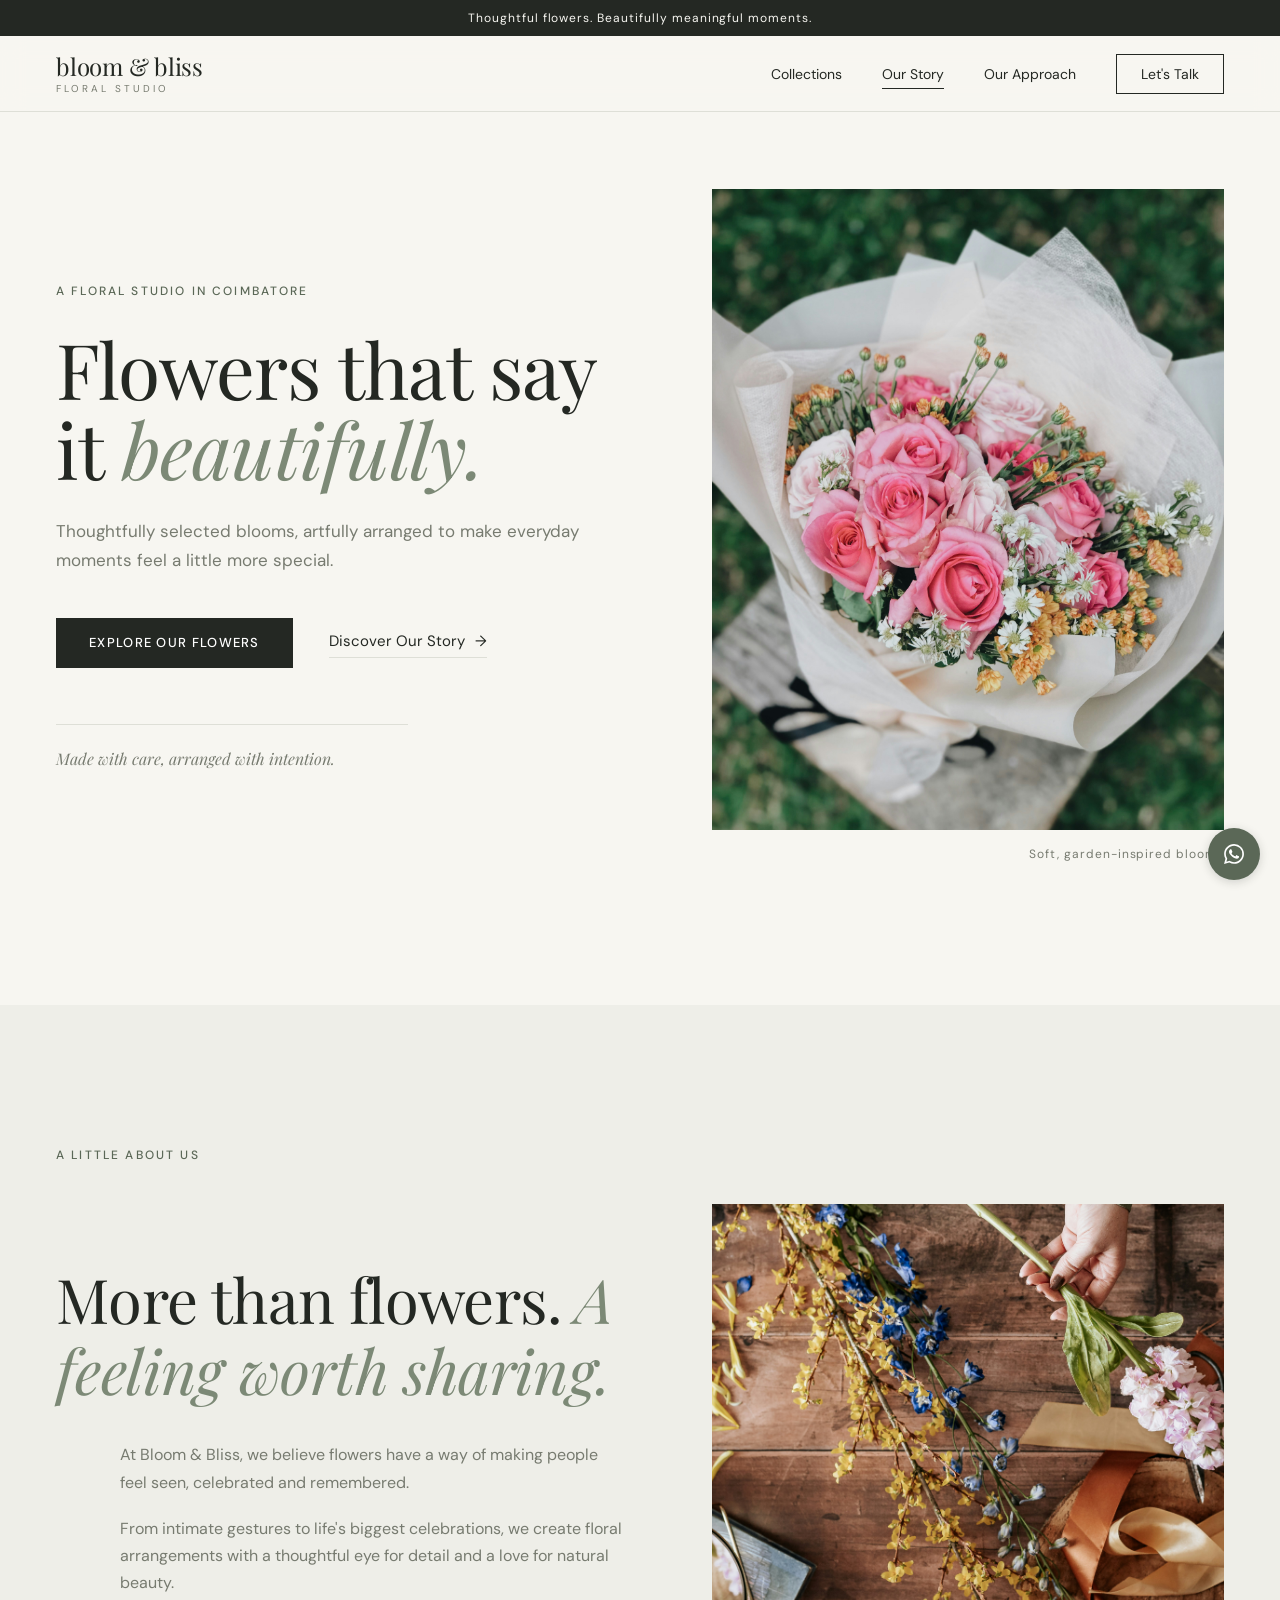
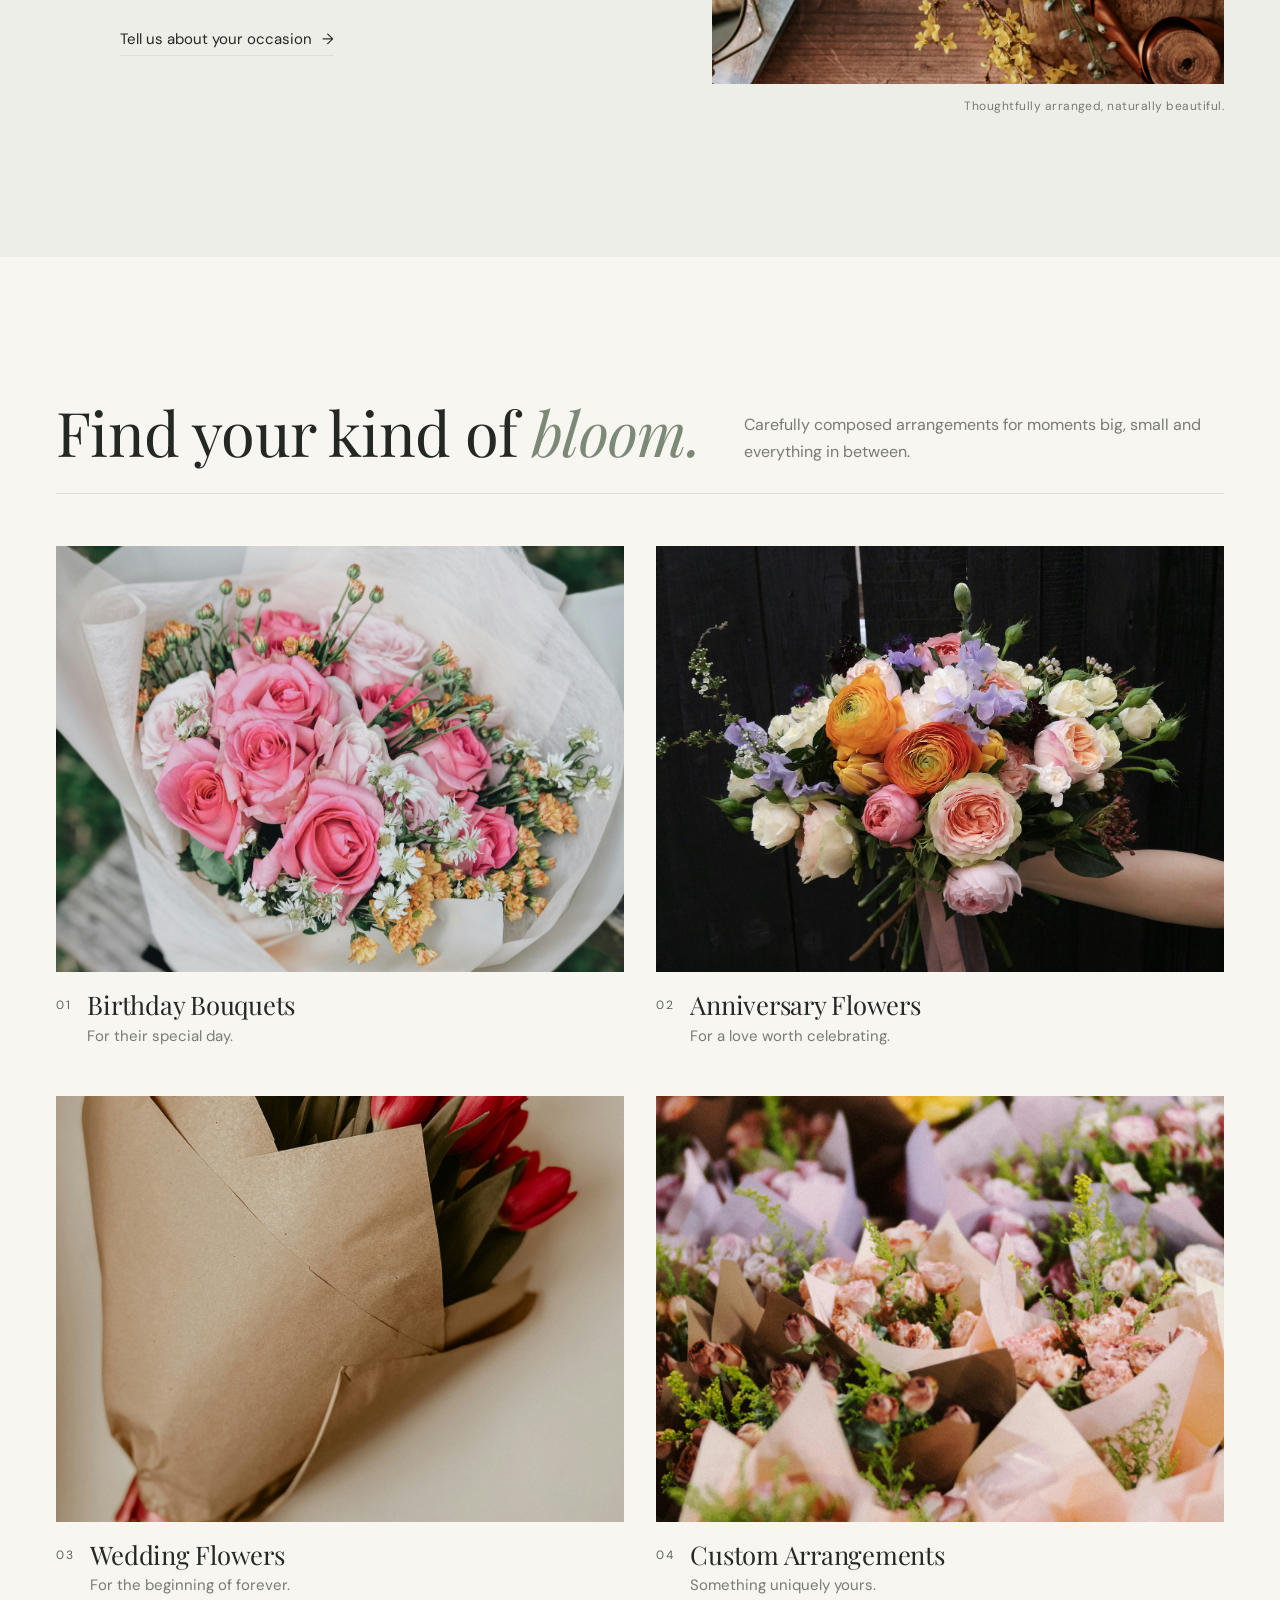
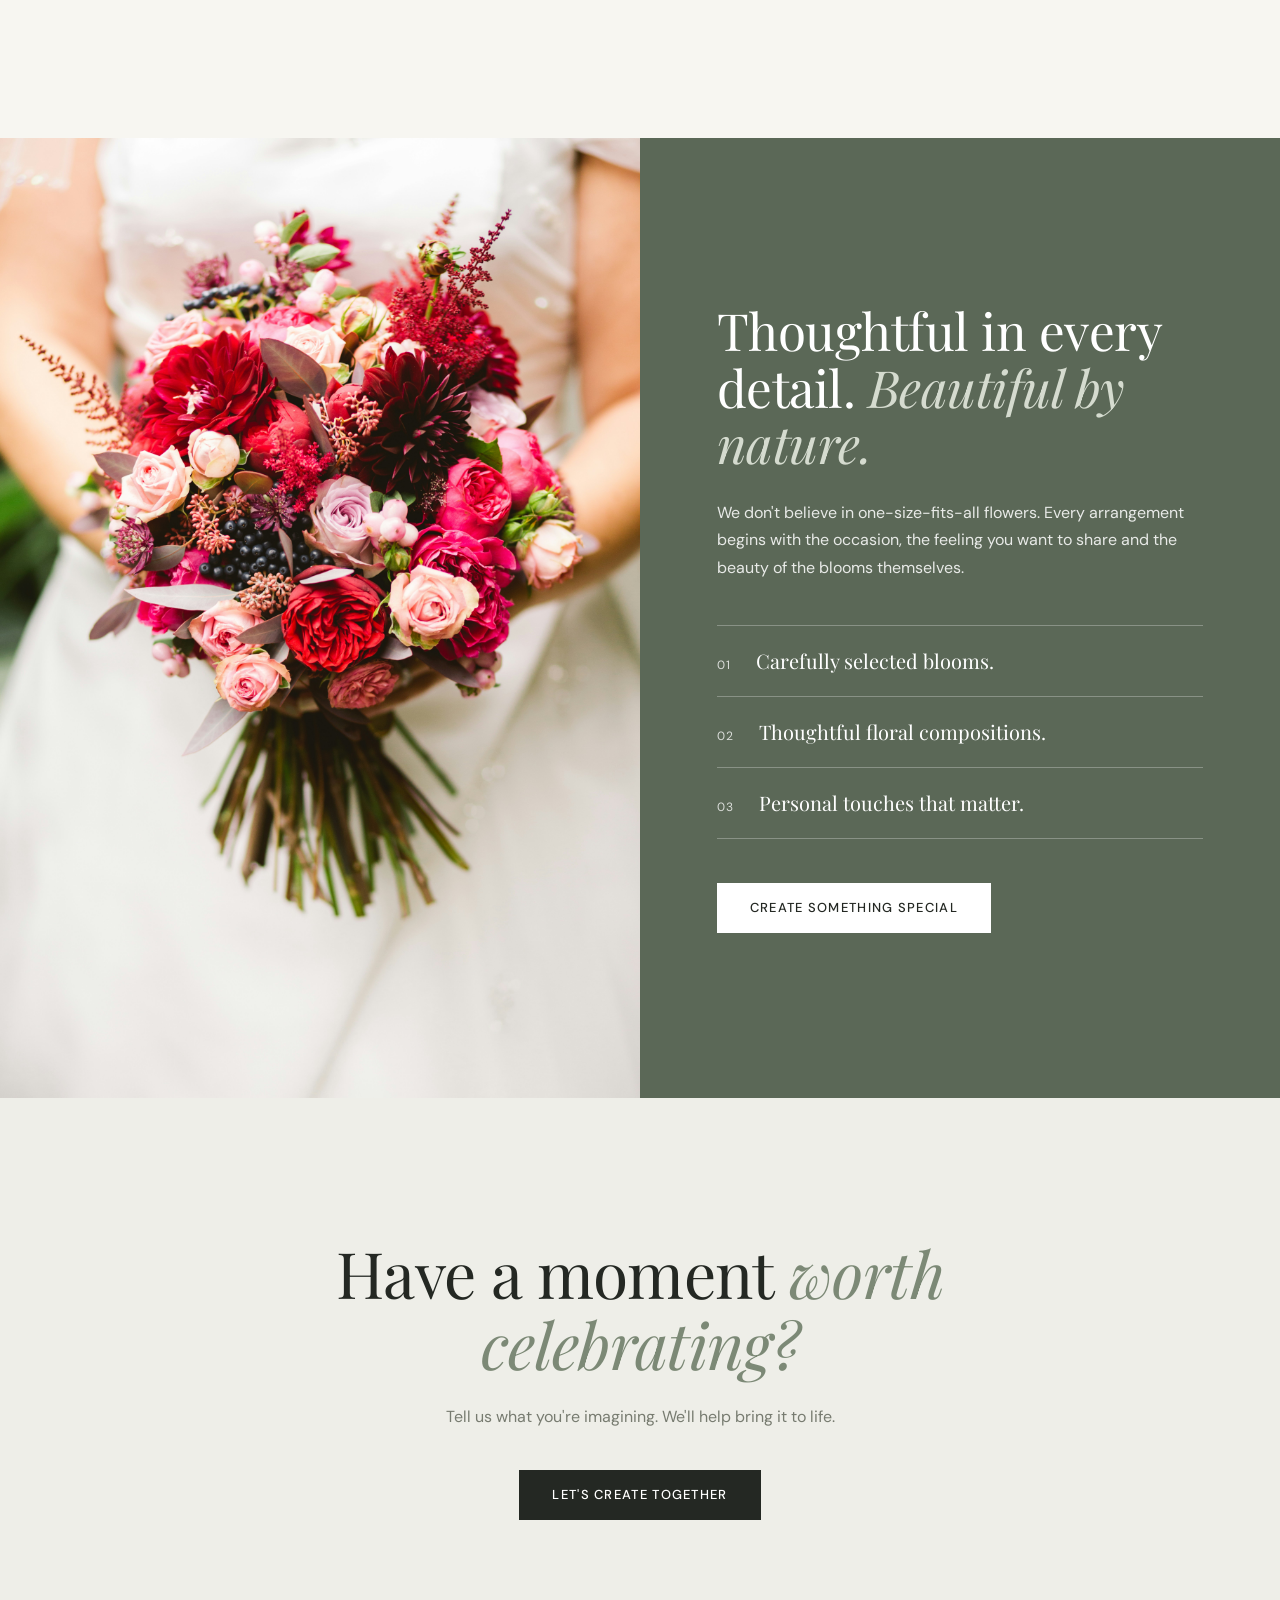
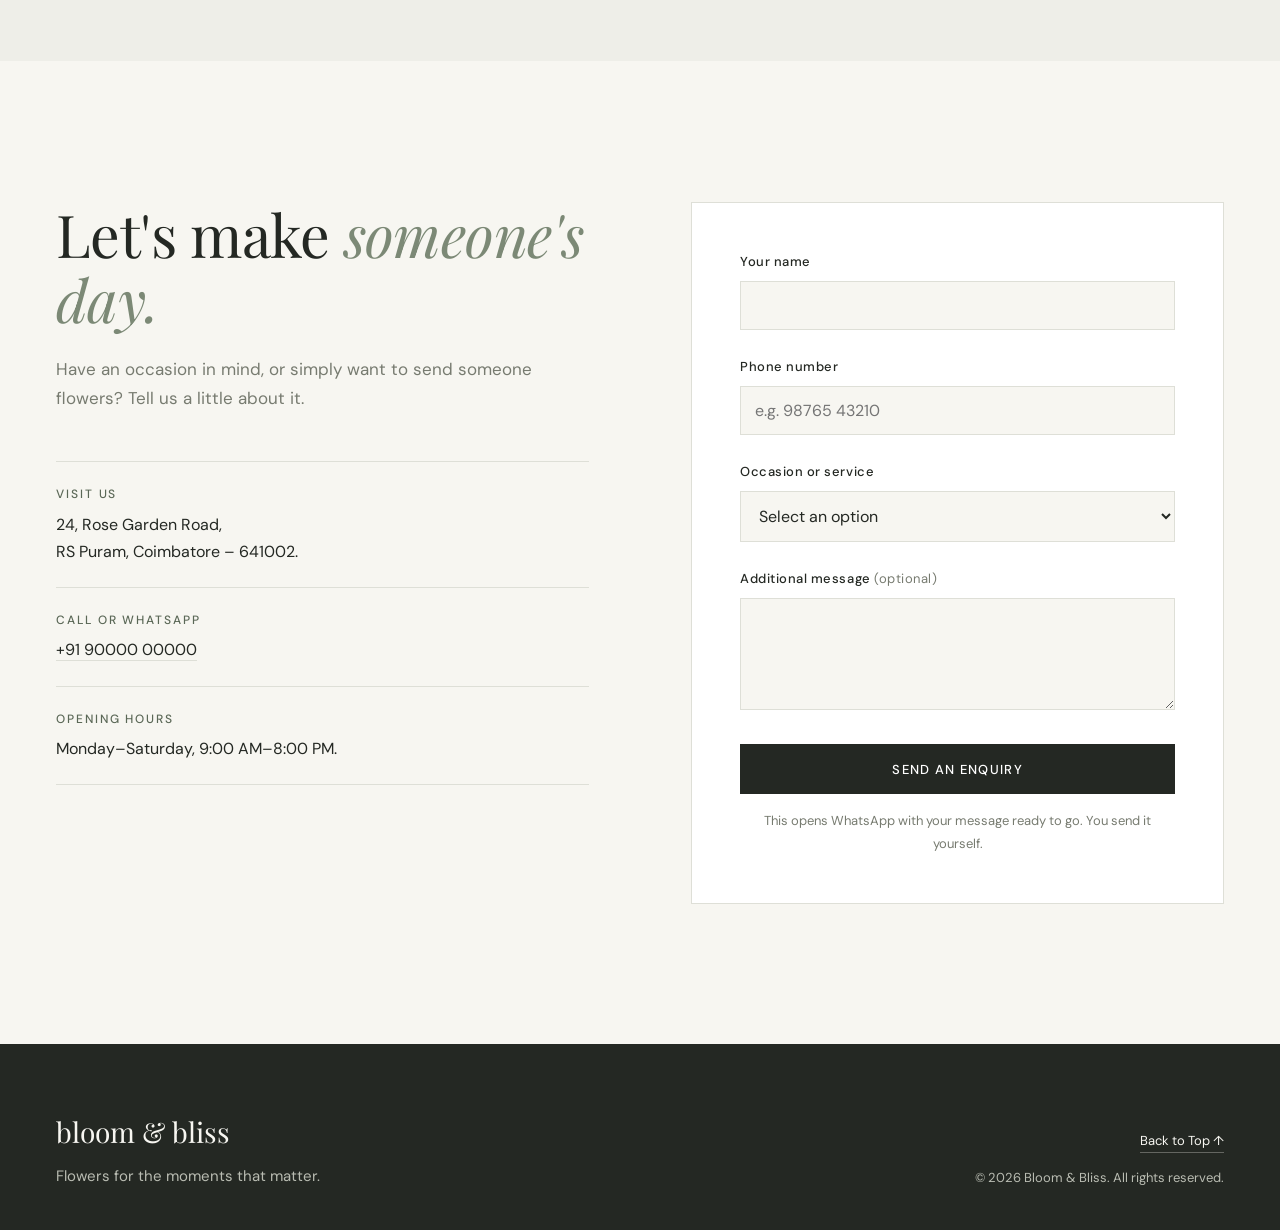
<file: index.html>
<!DOCTYPE html>
<html lang="en">
<head>
  <meta charset="UTF-8">
  <meta name="viewport" content="width=device-width, initial-scale=1">
  <title>Bloom &amp; Bliss — Floral Studio in Coimbatore</title>
  <meta name="description" content="Bloom & Bliss is an independent floral studio in RS Puram, Coimbatore. Thoughtfully selected blooms, artfully arranged for birthdays, anniversaries, weddings and custom occasions.">
  <link rel="preconnect" href="https://fonts.googleapis.com">
  <link rel="preconnect" href="https://fonts.gstatic.com" crossorigin>
  <link href="https://fonts.googleapis.com/css2?family=DM+Sans:wght@400;500&family=Playfair+Display:ital,wght@0,400;0,500;1,400&display=swap" rel="stylesheet">
  <link rel="stylesheet" href="style2.css">
</head>
<body id="top">

  <a class="skip-link" href="#main">Skip to content</a>

  <!-- A. Announcement bar -->
  <div class="announcement">
    <p>Thoughtful flowers. Beautifully meaningful moments.</p>
  </div>

  <!-- B. Header -->
  <header class="site-header" id="top">
    <div class="container header-inner">
      <a class="wordmark" href="#top" aria-label="Bloom and Bliss, back to top">
        <span class="wordmark-name">bloom &amp; bliss</span>
        <span class="wordmark-sub">Floral Studio</span>
      </a>

      <button class="menu-toggle" type="button" aria-expanded="false" aria-controls="primary-nav" aria-label="Open menu">
        <span class="menu-toggle-bar"></span>
        <span class="menu-toggle-bar"></span>
      </button>

      <nav class="primary-nav" id="primary-nav" aria-label="Primary">
        <ul>
          <li><a href="#collections" data-nav>Collections</a></li>
          <li><a href="#story" data-nav>Our Story</a></li>
          <li><a href="#approach" data-nav>Our Approach</a></li>
          <li><a class="nav-cta" href="#contact" data-nav>Let's Talk</a></li>
        </ul>
      </nav>
    </div>
  </header>

  <main id="main">

    <!-- C. Hero -->
    <section class="hero" aria-labelledby="hero-title">
      <div class="container hero-grid">
        <div class="hero-copy">
          <p class="eyebrow">A Floral Studio in Coimbatore</p>
          <h1 id="hero-title">Flowers that say it <em>beautifully.</em></h1>
          <p class="lead">Thoughtfully selected blooms, artfully arranged to make everyday moments feel a little more special.</p>
          <div class="hero-actions">
            <a class="btn btn-primary" href="#collections">Explore Our Flowers</a>
            <a class="text-link" href="#story">Discover Our Story <span class="arrow" aria-hidden="true">&rarr;</span></a>
          </div>
          <p class="hero-note">Made with care, arranged with intention.</p>
        </div>

        <figure class="hero-figure">
          <div class="img-frame">
            <img src="assets/b1.jpg"
                 alt="A soft arrangement of blush and cream garden flowers"
                 width="1200" height="1500" fetchpriority="high">
          </div>
          <figcaption>Soft, garden-inspired blooms</figcaption>
        </figure>
      </div>
    </section>

    
<!-- D. Story -->
<section class="story" id="story" aria-labelledby="story-title">
  <div class="container">

    <p class="label">A Little About Us</p>

    <div class="story-grid">

      <div class="story-body">
        <h2 id="story-title">
          More than flowers.
          <em>A feeling worth sharing.</em>
        </h2>

        <div class="story-text">
          <p>
            At Bloom &amp; Bliss, we believe flowers have a way
            of making people feel seen, celebrated and remembered.
          </p>

          <p>
            From intimate gestures to life's biggest celebrations,
            we create floral arrangements with a thoughtful eye
            for detail and a love for natural beauty.
          </p>

          <a class="text-link" href="#contact">
            Tell us about your occasion
            <span class="arrow" aria-hidden="true">&rarr;</span>
          </a>
        </div>
      </div>

      <figure class="story-image">
        <img
          src="assets/b6.jpg"
          alt="Florist carefully arranging fresh flowers in a studio"
          loading="lazy"
        >
        <figcaption>
          Thoughtfully arranged, naturally beautiful.
        </figcaption>
      </figure>

    </div>
  </div>
</section>


    <!-- E. Collections -->
    <section class="collections" id="collections" aria-labelledby="collections-title">
      <div class="container">
        <div class="section-head">
          <h2 id="collections-title">Find your kind of <em>bloom.</em></h2>
          <p>Carefully composed arrangements for moments big, small and everything in between.</p>
        </div>

        <ul class="collection-list">
          <li class="collection collection--1">
            <a href="#contact" data-service="Birthday Bouquets" aria-label="Birthday Bouquets — enquire about this collection">
              <div class="img-frame">
                <img src="assets/b1.jpg"
                     alt="A hand-tied bouquet of mixed pink flowers" width="900" height="1125" loading="lazy">
                <span class="hover-arrow" aria-hidden="true">&nearr;</span>
              </div>
              <div class="collection-meta">
                <span class="collection-num">01</span>
                <h3>Birthday Bouquets</h3>
                <p>For their special day.</p>
              </div>
            </a>
          </li>
          <li class="collection collection--2">
            <a href="#contact" data-service="Anniversary Flowers" aria-label="Anniversary Flowers — enquire about this collection">
              <div class="img-frame">
                <img src="assets/b2.jpg"
                     alt="Romantic pink and cream roses in soft light" width="900" height="1125" loading="lazy">
                <span class="hover-arrow" aria-hidden="true">&nearr;</span>
              </div>
              <div class="collection-meta">
                <span class="collection-num">02</span>
                <h3>Anniversary Flowers</h3>
                <p>For a love worth celebrating.</p>
              </div>
            </a>
          </li>
          <li class="collection collection--3">
            <a href="#contact" data-service="Wedding Flowers" aria-label="Wedding Flowers — enquire about this collection">
              <div class="img-frame">
                <img src="assets/b3.jpg"
                     alt="A white and cream bridal bouquet" width="900" height="1125" loading="lazy">
                <span class="hover-arrow" aria-hidden="true">&nearr;</span>
              </div>
              <div class="collection-meta">
                <span class="collection-num">03</span>
                <h3>Wedding Flowers</h3>
                <p>For the beginning of forever.</p>
              </div>
            </a>
          </li>
          <li class="collection collection--4">
            <a href="#contact" data-service="Custom Arrangements" aria-label="Custom Arrangements — enquire about this collection">
              <div class="img-frame">
                <img src="assets/Bb4.jpg"
                     alt="A bespoke arrangement of fresh seasonal flowers" width="900" height="1125" loading="lazy">
                <span class="hover-arrow" aria-hidden="true">&nearr;</span>
              </div>
              <div class="collection-meta">
                <span class="collection-num">04</span>
                <h3>Custom Arrangements</h3>
                <p>Something uniquely yours.</p>
              </div>
            </a>
          </li>
        </ul>
      </div>
    </section>

    <!-- F. Approach -->
    <section class="approach" id="approach" aria-labelledby="approach-title">
      <div class="approach-image">
        <img src="assets/b5.jpg"
             alt="Fresh flowers being prepared and arranged by hand" width="1400" height="1600" loading="lazy">
      </div>
      <div class="approach-copy">
        <h2 id="approach-title">Thoughtful in every detail. <em>Beautiful by nature.</em></h2>
        <p class="approach-lead">We don't believe in one-size-fits-all flowers. Every arrangement begins with the occasion, the feeling you want to share and the beauty of the blooms themselves.</p>
        <ol class="values">
          <li><span>01</span> Carefully selected blooms.</li>
          <li><span>02</span> Thoughtful floral compositions.</li>
          <li><span>03</span> Personal touches that matter.</li>
        </ol>
        <a class="btn btn-light" href="#contact">Create Something Special</a>
      </div>
    </section>

    <!-- G. Closing CTA -->
    <section class="closing" aria-labelledby="closing-title">
      <div class="container closing-inner">
        <h2 id="closing-title">Have a moment <em>worth celebrating?</em></h2>
        <p>Tell us what you're imagining. We'll help bring it to life.</p>
        <a class="btn btn-primary" href="#contact">Let's Create Together</a>
      </div>
    </section>

    <!-- H. Contact -->
    <section class="contact" id="contact" aria-labelledby="contact-title">
      <div class="container contact-grid">
        <div class="contact-info">
          <h2 id="contact-title">Let's make <em>someone's day.</em></h2>
          <p class="lead">Have an occasion in mind, or simply want to send someone flowers? Tell us a little about it.</p>

          <dl class="details">
            <div>
              <dt>Visit Us</dt>
              <dd>24, Rose Garden Road,<br>RS Puram, Coimbatore – 641002.</dd>
            </div>
            <div>
              <dt>Call or WhatsApp</dt>
              <dd><a href="tel:+919000000000">+91 90000 00000</a></dd>
            </div>
            <div>
              <dt>Opening Hours</dt>
              <dd>Monday–Saturday, 9:00 AM–8:00 PM.</dd>
            </div>
          </dl>
        </div>

        <form class="enquiry-form" id="enquiry-form" novalidate>
          <div class="field">
            <label for="name">Your name</label>
            <input type="text" id="name" name="name" autocomplete="name" required aria-describedby="name-error">
            <p class="error" id="name-error" role="alert"></p>
          </div>

          <div class="field">
            <label for="phone">Phone number</label>
            <input type="tel" id="phone" name="phone" autocomplete="tel" inputmode="tel" placeholder="e.g. 98765 43210" required aria-describedby="phone-error">
            <p class="error" id="phone-error" role="alert"></p>
          </div>

          <div class="field">
            <label for="service">Occasion or service</label>
            <select id="service" name="service" required aria-describedby="service-error">
              <option value="">Select an option</option>
              <option>Birthday Bouquets</option>
              <option>Anniversary Flowers</option>
              <option>Wedding Flowers</option>
              <option>Custom Arrangements</option>
              <option>Something Else</option>
            </select>
            <p class="error" id="service-error" role="alert"></p>
          </div>

          <div class="field">
            <label for="message">Additional message <span class="optional">(optional)</span></label>
            <textarea id="message" name="message" rows="4"></textarea>
          </div>

          <button class="btn btn-primary btn-block" type="submit">Send an Enquiry</button>
          <p class="form-note">This opens WhatsApp with your message ready to go. You send it yourself.</p>
        </form>
      </div>
    </section>

  </main>

  <!-- I. Footer -->
  <footer class="site-footer">
    <div class="container footer-inner">
      <div>
        <p class="footer-mark">bloom &amp; bliss</p>
        <p class="footer-statement">Flowers for the moments that matter.</p>
      </div>
      <div class="footer-meta">
        <a href="#top">Back to Top <span aria-hidden="true">&uarr;</span></a>
        <p>&copy; <span id="year">2026</span> Bloom &amp; Bliss. All rights reserved.</p>
      </div>
    </div>
  </footer>

  <!-- J. Floating WhatsApp button -->
  <a class="whatsapp-float" href="https://wa.me/919000000000" target="_blank" rel="noopener" aria-label="Chat with Bloom and Bliss on WhatsApp">
    <svg viewBox="0 0 24 24" width="24" height="24" aria-hidden="true" focusable="false">
      <path fill="currentColor" d="M12.04 2C6.58 2 2.13 6.45 2.13 11.91c0 1.75.46 3.45 1.32 4.95L2.05 22l5.25-1.38a9.9 9.9 0 0 0 4.74 1.21h.01c5.46 0 9.91-4.45 9.91-9.91 0-2.65-1.03-5.14-2.9-7.01A9.82 9.82 0 0 0 12.04 2Zm0 18.15h-.01a8.2 8.2 0 0 1-4.18-1.15l-.3-.18-3.12.82.83-3.04-.2-.31a8.2 8.2 0 0 1-1.26-4.38c0-4.54 3.7-8.24 8.25-8.24 2.2 0 4.27.86 5.82 2.42a8.18 8.18 0 0 1 2.41 5.83c0 4.54-3.7 8.23-8.24 8.23Zm4.52-6.16c-.25-.12-1.47-.72-1.69-.81-.23-.08-.39-.12-.56.12-.17.25-.64.81-.78.97-.14.17-.29.19-.54.06-.25-.12-1.05-.39-2-1.23-.74-.66-1.23-1.47-1.38-1.72-.14-.25-.02-.38.11-.5.11-.11.25-.29.37-.43.12-.14.17-.25.25-.41.08-.17.04-.31-.02-.43-.06-.12-.56-1.34-.76-1.84-.2-.48-.41-.42-.56-.43h-.48c-.17 0-.43.06-.66.31-.23.25-.87.85-.87 2.07 0 1.22.89 2.4 1.01 2.56.12.17 1.75 2.67 4.23 3.74.59.26 1.05.41 1.41.52.59.19 1.13.16 1.56.1.48-.07 1.47-.6 1.67-1.18.21-.58.21-1.07.14-1.18-.06-.1-.23-.17-.48-.29Z"/>
    </svg>
  </a>

  <script src="script2.js"></script>
</body>
</html>
</file>
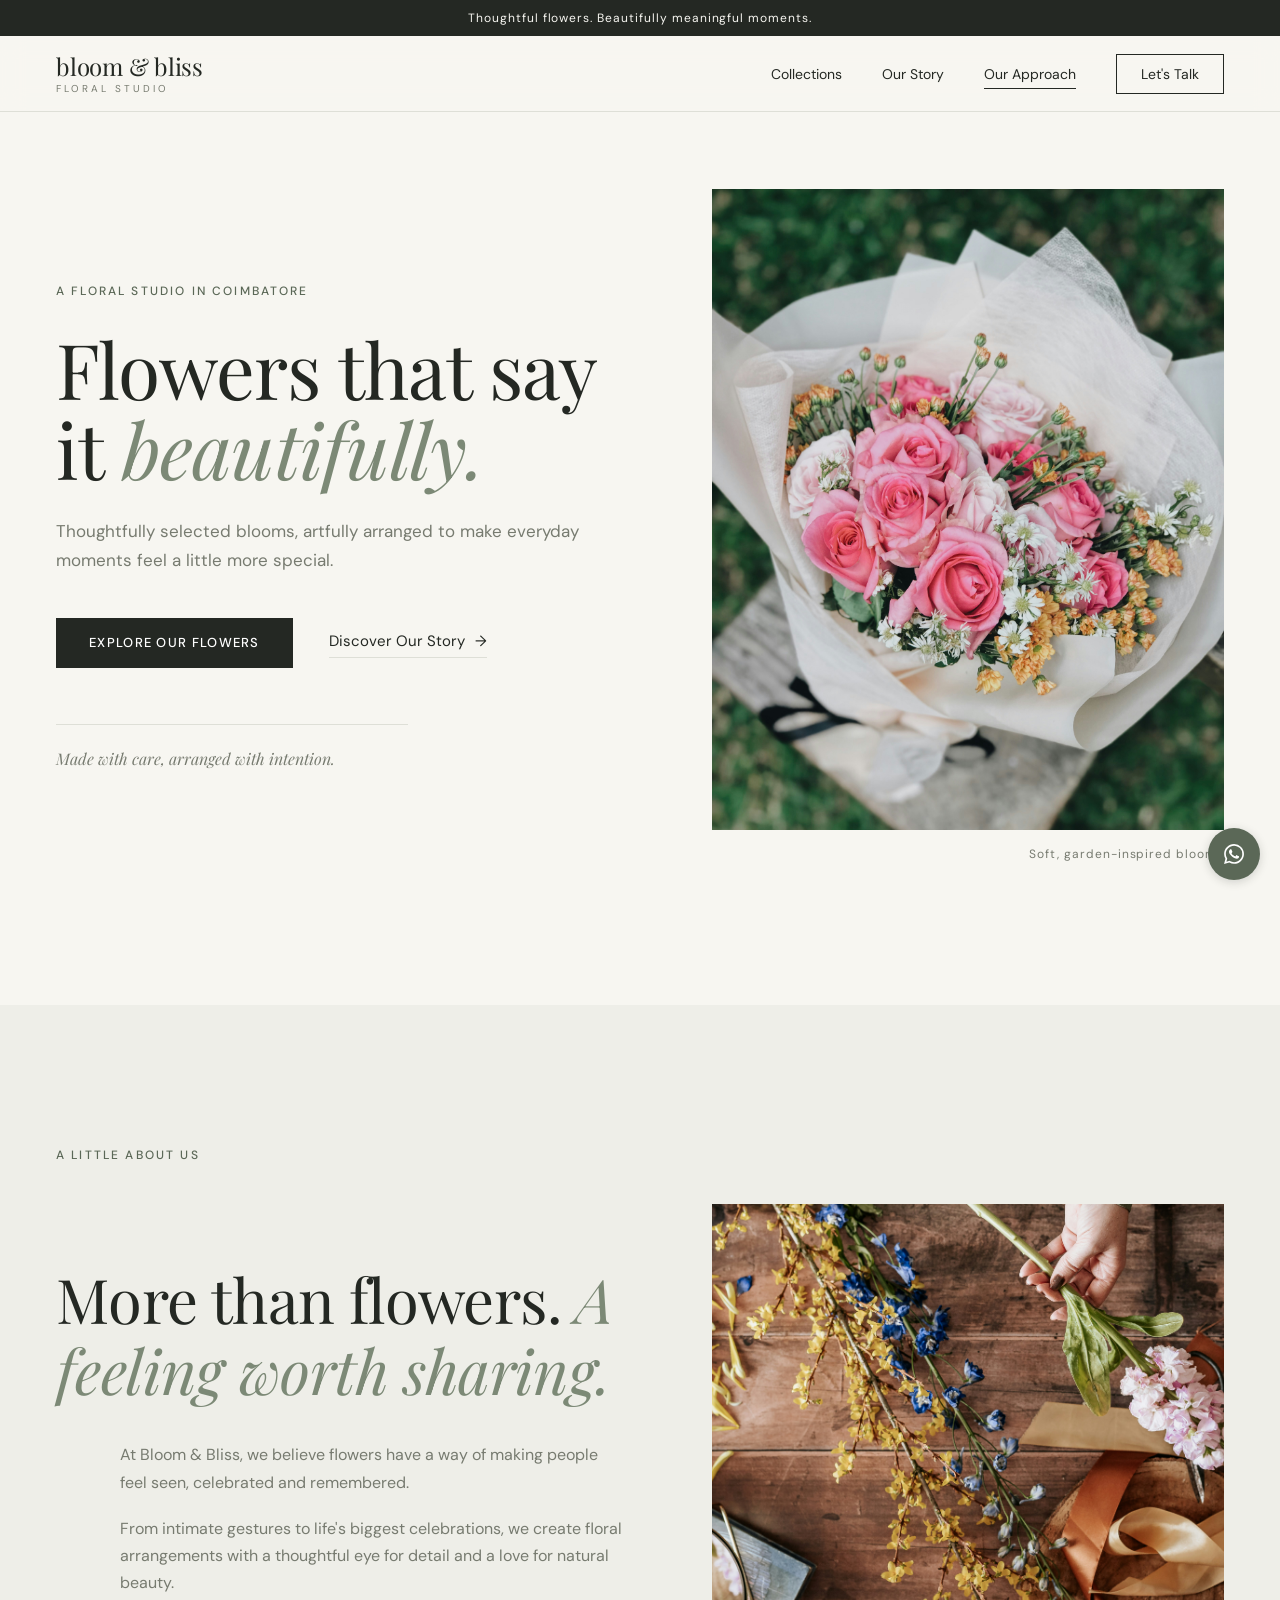
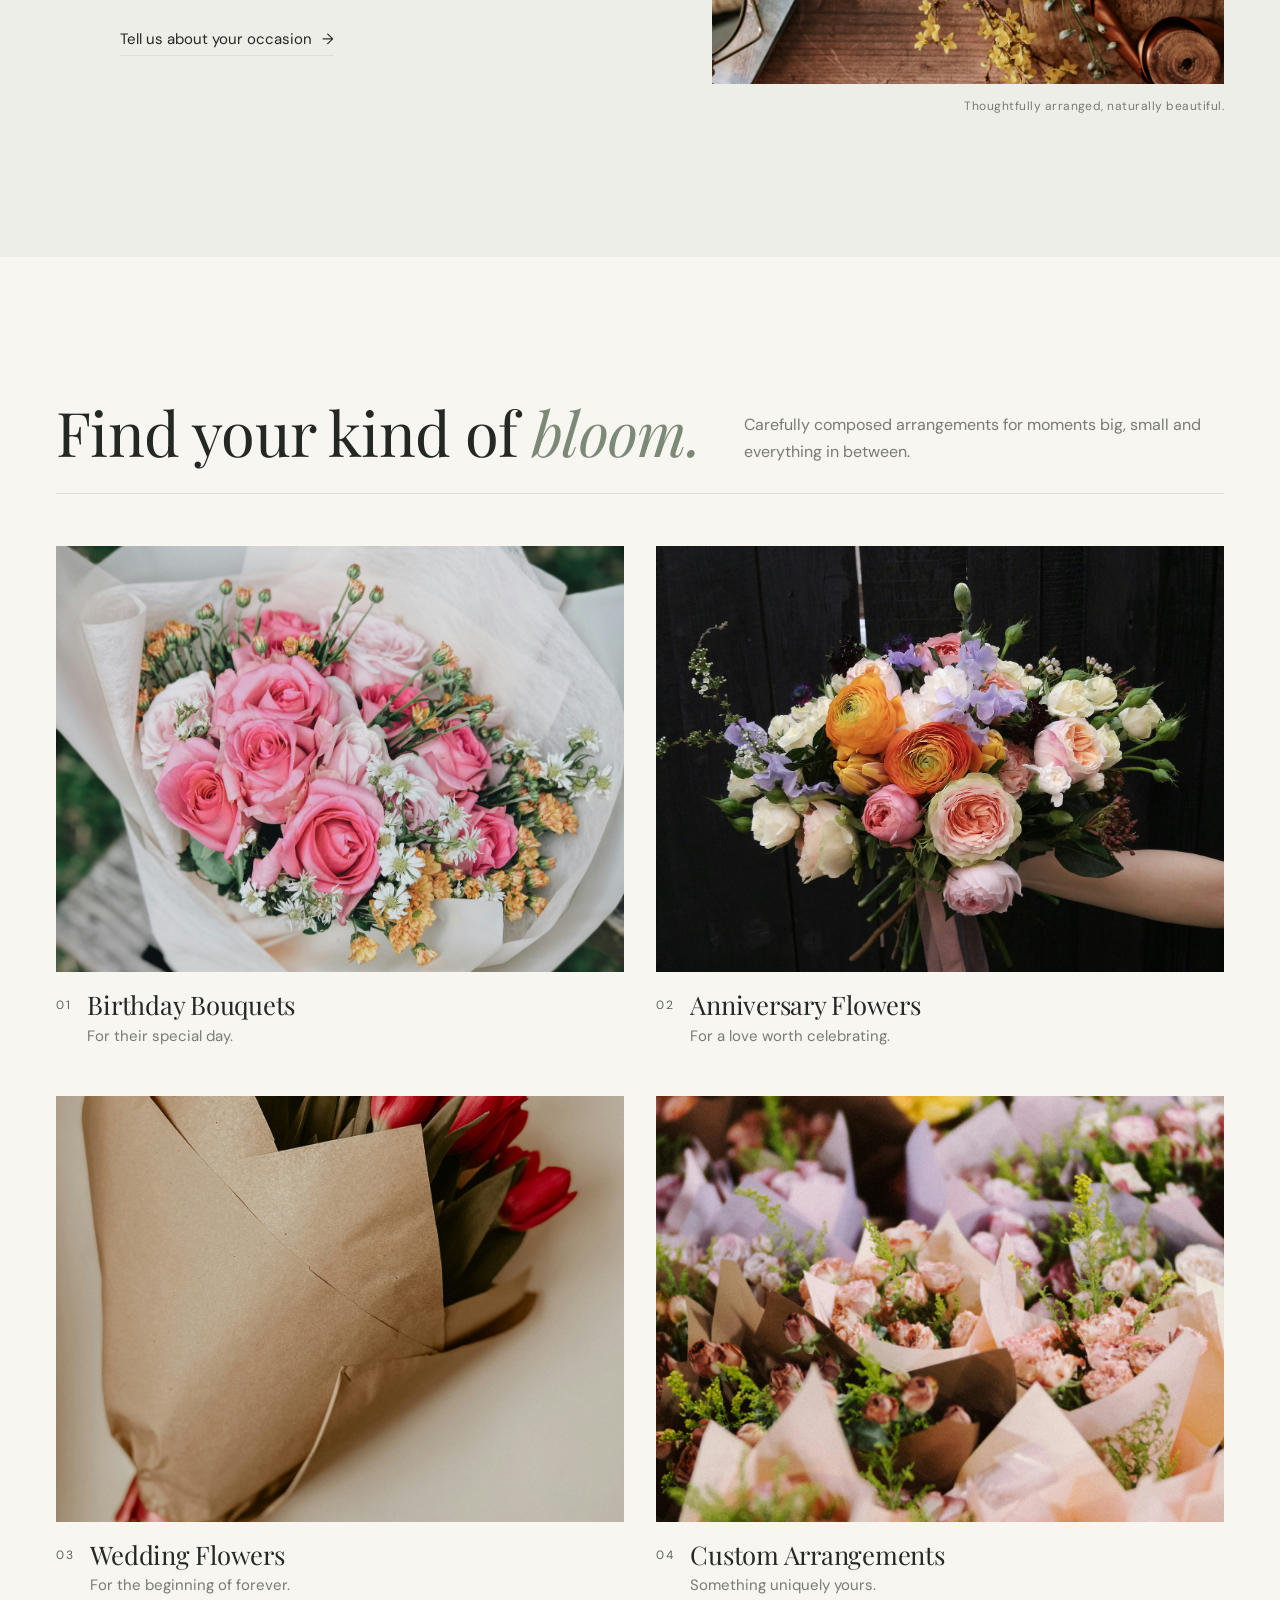
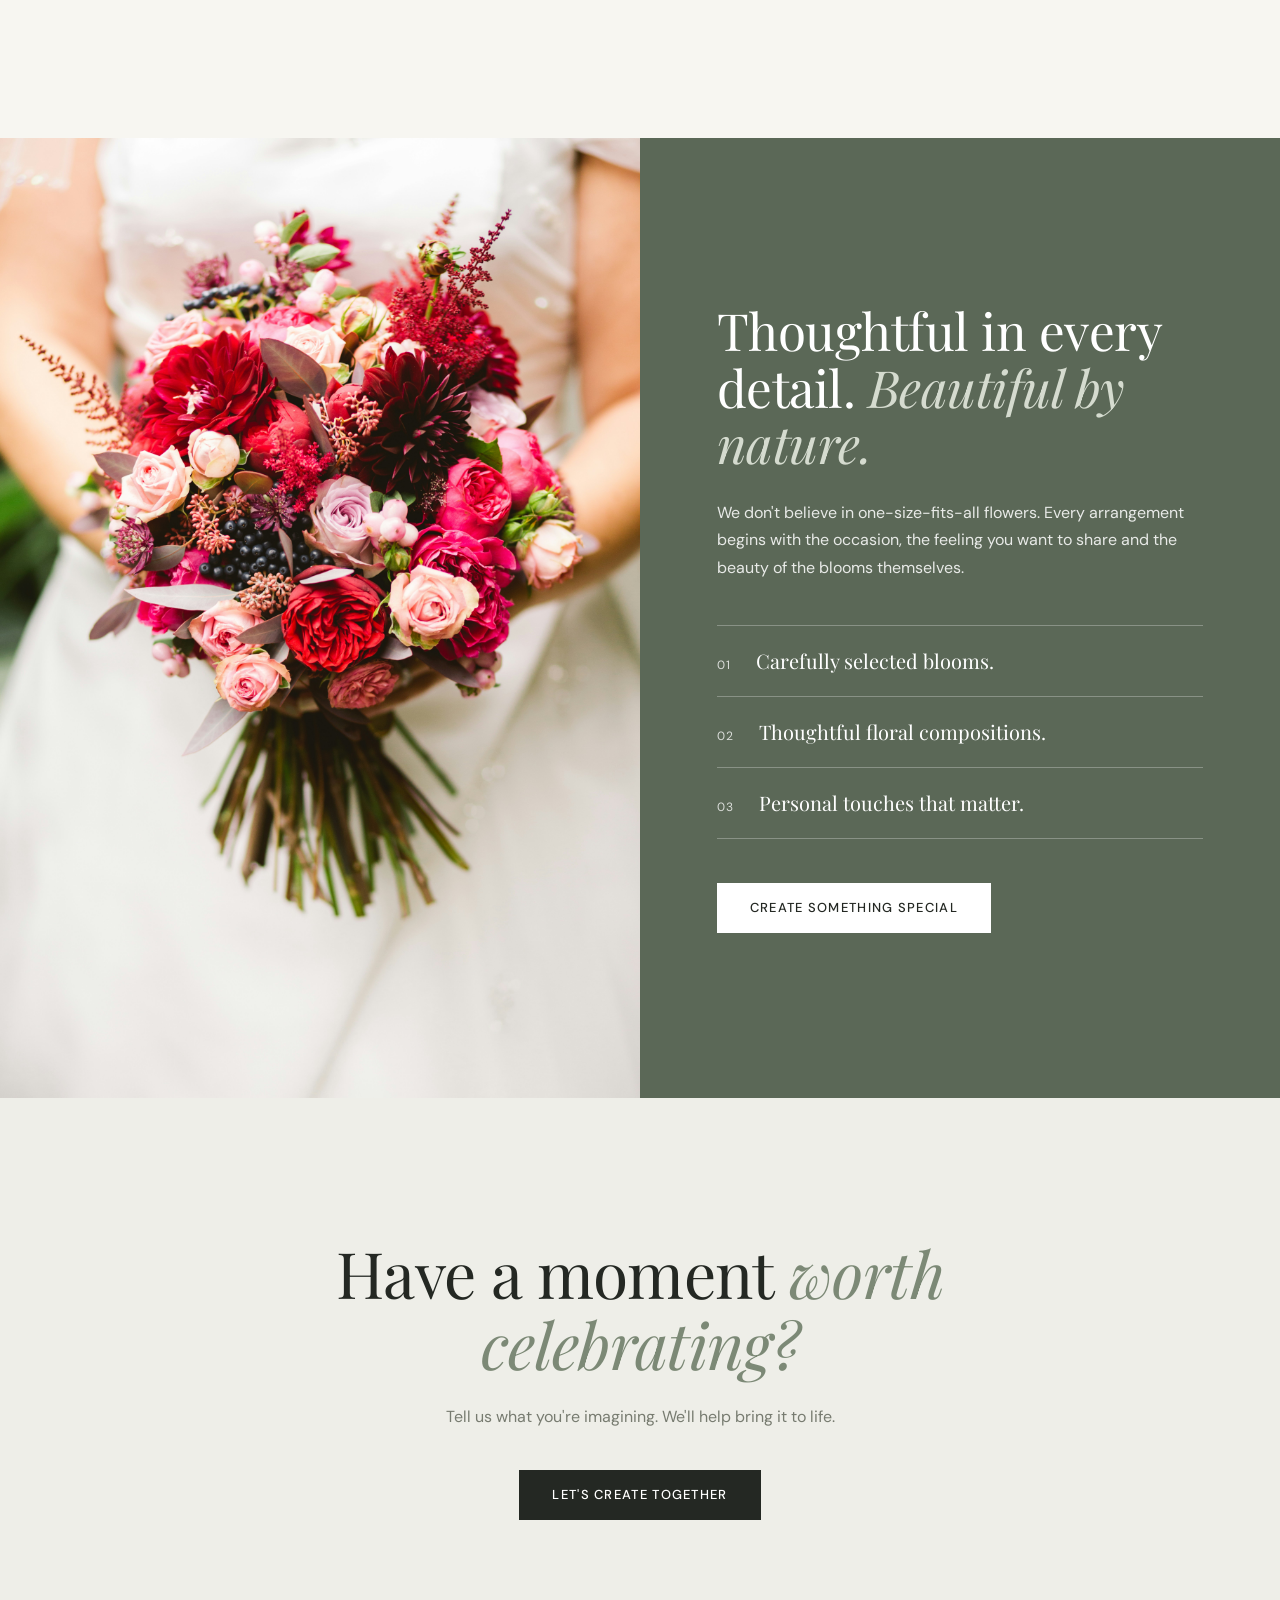
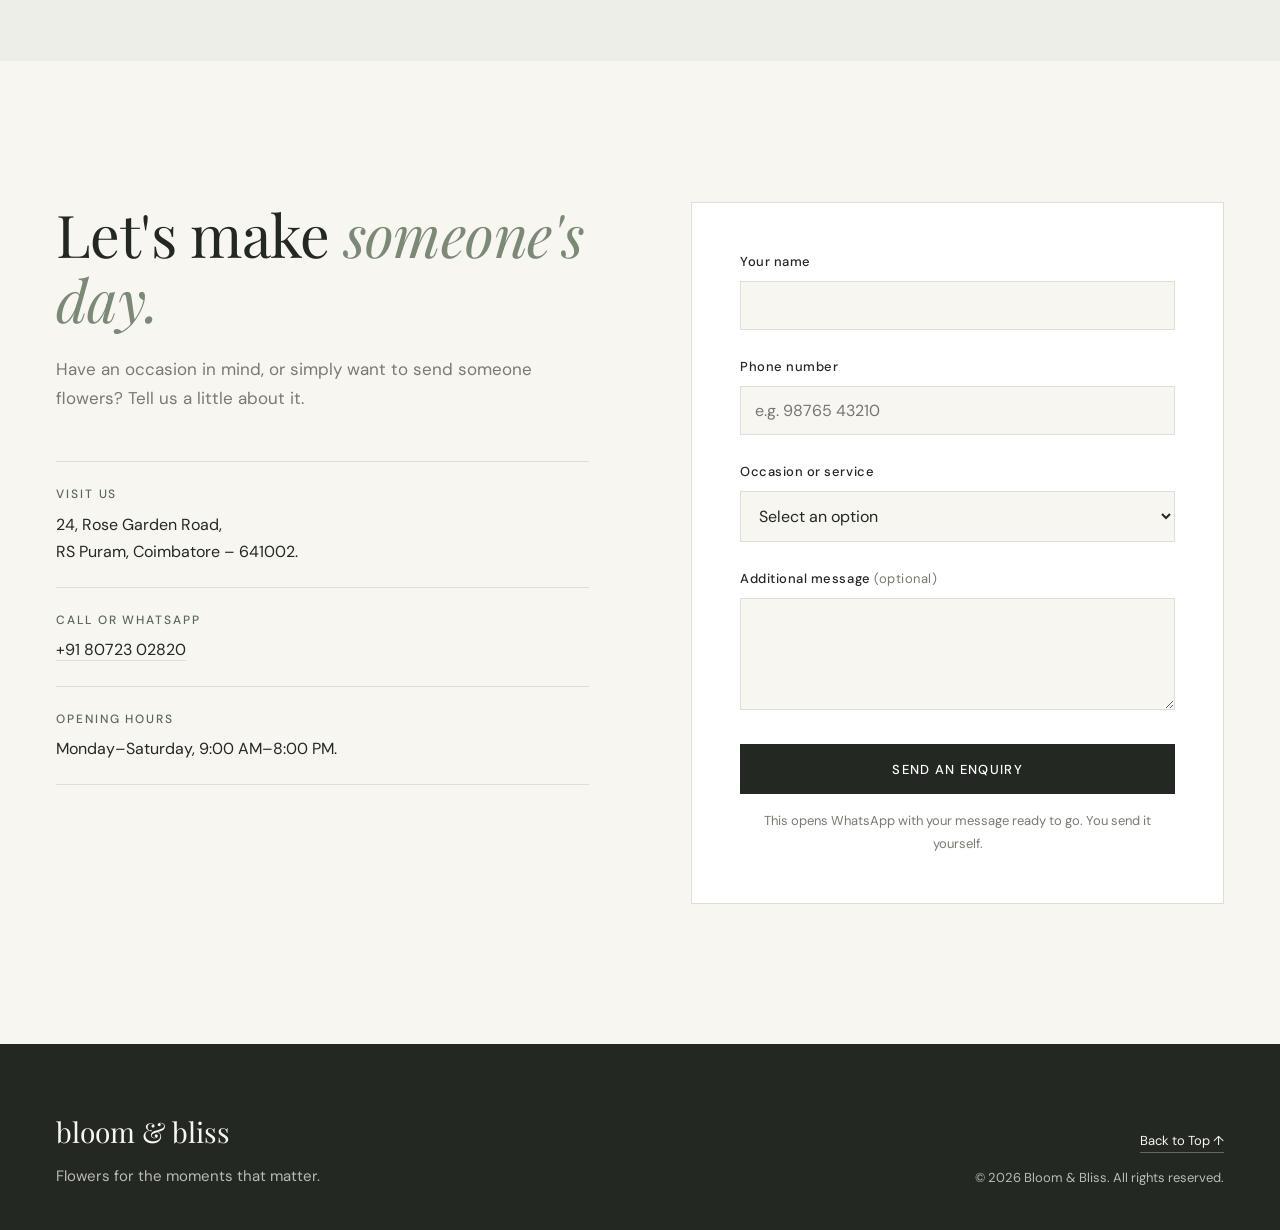
<file: index2.html>
<!DOCTYPE html>
<html lang="en">
<head>
  <meta charset="UTF-8">
  <meta name="viewport" content="width=device-width, initial-scale=1">
  <title>Bloom &amp; Bliss — Floral Studio in Coimbatore</title>
  <meta name="description" content="Bloom & Bliss is an independent floral studio in RS Puram, Coimbatore. Thoughtfully selected blooms, artfully arranged for birthdays, anniversaries, weddings and custom occasions.">
  <link rel="preconnect" href="https://fonts.googleapis.com">
  <link rel="preconnect" href="https://fonts.gstatic.com" crossorigin>
  <link href="https://fonts.googleapis.com/css2?family=DM+Sans:wght@400;500&family=Playfair+Display:ital,wght@0,400;0,500;1,400&display=swap" rel="stylesheet">
  <link rel="stylesheet" href="style2.css">
</head>
<body id="top">

  <a class="skip-link" href="#main">Skip to content</a>

  <!-- A. Announcement bar -->
  <div class="announcement">
    <p>Thoughtful flowers. Beautifully meaningful moments.</p>
  </div>

  <!-- B. Header -->
  <header class="site-header" id="top">
    <div class="container header-inner">
      <a class="wordmark" href="#top" aria-label="Bloom and Bliss, back to top">
        <span class="wordmark-name">bloom &amp; bliss</span>
        <span class="wordmark-sub">Floral Studio</span>
      </a>

      <button class="menu-toggle" type="button" aria-expanded="false" aria-controls="primary-nav" aria-label="Open menu">
        <span class="menu-toggle-bar"></span>
        <span class="menu-toggle-bar"></span>
      </button>

      <nav class="primary-nav" id="primary-nav" aria-label="Primary">
        <ul>
          <li><a href="#collections" data-nav>Collections</a></li>
          <li><a href="#story" data-nav>Our Story</a></li>
          <li><a href="#approach" data-nav>Our Approach</a></li>
          <li><a class="nav-cta" href="#contact" data-nav>Let's Talk</a></li>
        </ul>
      </nav>
    </div>
  </header>

  <main id="main">

    <!-- C. Hero -->
    <section class="hero" aria-labelledby="hero-title">
      <div class="container hero-grid">
        <div class="hero-copy">
          <p class="eyebrow">A Floral Studio in Coimbatore</p>
          <h1 id="hero-title">Flowers that say it <em>beautifully.</em></h1>
          <p class="lead">Thoughtfully selected blooms, artfully arranged to make everyday moments feel a little more special.</p>
          <div class="hero-actions">
            <a class="btn btn-primary" href="#collections">Explore Our Flowers</a>
            <a class="text-link" href="#story">Discover Our Story <span class="arrow" aria-hidden="true">&rarr;</span></a>
          </div>
          <p class="hero-note">Made with care, arranged with intention.</p>
        </div>

        <figure class="hero-figure">
          <div class="img-frame">
            <img src="assets/b1.jpg"
                 alt="A soft arrangement of blush and cream garden flowers"
                 width="1200" height="1500" fetchpriority="high">
          </div>
          <figcaption>Soft, garden-inspired blooms</figcaption>
        </figure>
      </div>
    </section>

    
<!-- D. Story -->
<section class="story" id="story" aria-labelledby="story-title">
  <div class="container">

    <p class="label">A Little About Us</p>

    <div class="story-grid">

      <div class="story-body">
        <h2 id="story-title">
          More than flowers.
          <em>A feeling worth sharing.</em>
        </h2>

        <div class="story-text">
          <p>
            At Bloom &amp; Bliss, we believe flowers have a way
            of making people feel seen, celebrated and remembered.
          </p>

          <p>
            From intimate gestures to life's biggest celebrations,
            we create floral arrangements with a thoughtful eye
            for detail and a love for natural beauty.
          </p>

          <a class="text-link" href="#contact">
            Tell us about your occasion
            <span class="arrow" aria-hidden="true">&rarr;</span>
          </a>
        </div>
      </div>

      <figure class="story-image">
        <img
          src="assets/b6.jpg"
          alt="Florist carefully arranging fresh flowers in a studio"
          loading="lazy"
        >
        <figcaption>
          Thoughtfully arranged, naturally beautiful.
        </figcaption>
      </figure>

    </div>
  </div>
</section>


    <!-- E. Collections -->
    <section class="collections" id="collections" aria-labelledby="collections-title">
      <div class="container">
        <div class="section-head">
          <h2 id="collections-title">Find your kind of <em>bloom.</em></h2>
          <p>Carefully composed arrangements for moments big, small and everything in between.</p>
        </div>

        <ul class="collection-list">
          <li class="collection collection--1">
            <a href="#contact" data-service="Birthday Bouquets" aria-label="Birthday Bouquets — enquire about this collection">
              <div class="img-frame">
                <img src="assets/b1.jpg"
                     alt="A hand-tied bouquet of mixed pink flowers" width="900" height="1125" loading="lazy">
                <span class="hover-arrow" aria-hidden="true">&nearr;</span>
              </div>
              <div class="collection-meta">
                <span class="collection-num">01</span>
                <h3>Birthday Bouquets</h3>
                <p>For their special day.</p>
              </div>
            </a>
          </li>
          <li class="collection collection--2">
            <a href="#contact" data-service="Anniversary Flowers" aria-label="Anniversary Flowers — enquire about this collection">
              <div class="img-frame">
                <img src="assets/b2.jpg"
                     alt="Romantic pink and cream roses in soft light" width="900" height="1125" loading="lazy">
                <span class="hover-arrow" aria-hidden="true">&nearr;</span>
              </div>
              <div class="collection-meta">
                <span class="collection-num">02</span>
                <h3>Anniversary Flowers</h3>
                <p>For a love worth celebrating.</p>
              </div>
            </a>
          </li>
          <li class="collection collection--3">
            <a href="#contact" data-service="Wedding Flowers" aria-label="Wedding Flowers — enquire about this collection">
              <div class="img-frame">
                <img src="assets/b3.jpg"
                     alt="A white and cream bridal bouquet" width="900" height="1125" loading="lazy">
                <span class="hover-arrow" aria-hidden="true">&nearr;</span>
              </div>
              <div class="collection-meta">
                <span class="collection-num">03</span>
                <h3>Wedding Flowers</h3>
                <p>For the beginning of forever.</p>
              </div>
            </a>
          </li>
          <li class="collection collection--4">
            <a href="#contact" data-service="Custom Arrangements" aria-label="Custom Arrangements — enquire about this collection">
              <div class="img-frame">
                <img src="assets/Bb4.jpg"
                     alt="A bespoke arrangement of fresh seasonal flowers" width="900" height="1125" loading="lazy">
                <span class="hover-arrow" aria-hidden="true">&nearr;</span>
              </div>
              <div class="collection-meta">
                <span class="collection-num">04</span>
                <h3>Custom Arrangements</h3>
                <p>Something uniquely yours.</p>
              </div>
            </a>
          </li>
        </ul>
      </div>
    </section>

    <!-- F. Approach -->
    <section class="approach" id="approach" aria-labelledby="approach-title">
      <div class="approach-image">
        <img src="assets/b5.jpg"
             alt="Fresh flowers being prepared and arranged by hand" width="1400" height="1600" loading="lazy">
      </div>
      <div class="approach-copy">
        <h2 id="approach-title">Thoughtful in every detail. <em>Beautiful by nature.</em></h2>
        <p class="approach-lead">We don't believe in one-size-fits-all flowers. Every arrangement begins with the occasion, the feeling you want to share and the beauty of the blooms themselves.</p>
        <ol class="values">
          <li><span>01</span> Carefully selected blooms.</li>
          <li><span>02</span> Thoughtful floral compositions.</li>
          <li><span>03</span> Personal touches that matter.</li>
        </ol>
        <a class="btn btn-light" href="#contact">Create Something Special</a>
      </div>
    </section>

    <!-- G. Closing CTA -->
    <section class="closing" aria-labelledby="closing-title">
      <div class="container closing-inner">
        <h2 id="closing-title">Have a moment <em>worth celebrating?</em></h2>
        <p>Tell us what you're imagining. We'll help bring it to life.</p>
        <a class="btn btn-primary" href="#contact">Let's Create Together</a>
      </div>
    </section>

    <!-- H. Contact -->
    <section class="contact" id="contact" aria-labelledby="contact-title">
      <div class="container contact-grid">
        <div class="contact-info">
          <h2 id="contact-title">Let's make <em>someone's day.</em></h2>
          <p class="lead">Have an occasion in mind, or simply want to send someone flowers? Tell us a little about it.</p>

          <dl class="details">
            <div>
              <dt>Visit Us</dt>
              <dd>24, Rose Garden Road,<br>RS Puram, Coimbatore – 641002.</dd>
            </div>
            <div>
              <dt>Call or WhatsApp</dt>
              <dd><a href="tel:+918072302820">+91 80723 02820</a></dd>
            </div>
            <div>
              <dt>Opening Hours</dt>
              <dd>Monday–Saturday, 9:00 AM–8:00 PM.</dd>
            </div>
          </dl>
        </div>

        <form class="enquiry-form" id="enquiry-form" novalidate>
          <div class="field">
            <label for="name">Your name</label>
            <input type="text" id="name" name="name" autocomplete="name" required aria-describedby="name-error">
            <p class="error" id="name-error" role="alert"></p>
          </div>

          <div class="field">
            <label for="phone">Phone number</label>
            <input type="tel" id="phone" name="phone" autocomplete="tel" inputmode="tel" placeholder="e.g. 98765 43210" required aria-describedby="phone-error">
            <p class="error" id="phone-error" role="alert"></p>
          </div>

          <div class="field">
            <label for="service">Occasion or service</label>
            <select id="service" name="service" required aria-describedby="service-error">
              <option value="">Select an option</option>
              <option>Birthday Bouquets</option>
              <option>Anniversary Flowers</option>
              <option>Wedding Flowers</option>
              <option>Custom Arrangements</option>
              <option>Something Else</option>
            </select>
            <p class="error" id="service-error" role="alert"></p>
          </div>

          <div class="field">
            <label for="message">Additional message <span class="optional">(optional)</span></label>
            <textarea id="message" name="message" rows="4"></textarea>
          </div>

          <button class="btn btn-primary btn-block" type="submit">Send an Enquiry</button>
          <p class="form-note">This opens WhatsApp with your message ready to go. You send it yourself.</p>
        </form>
      </div>
    </section>

  </main>

  <!-- I. Footer -->
  <footer class="site-footer">
    <div class="container footer-inner">
      <div>
        <p class="footer-mark">bloom &amp; bliss</p>
        <p class="footer-statement">Flowers for the moments that matter.</p>
      </div>
      <div class="footer-meta">
        <a href="#top">Back to Top <span aria-hidden="true">&uarr;</span></a>
        <p>&copy; <span id="year">2026</span> Bloom &amp; Bliss. All rights reserved.</p>
      </div>
    </div>
  </footer>

  <!-- J. Floating WhatsApp button -->
  <a class="whatsapp-float" href="https://wa.me/918072302820" target="_blank" rel="noopener" aria-label="Chat with Bloom and Bliss on WhatsApp">
    <svg viewBox="0 0 24 24" width="24" height="24" aria-hidden="true" focusable="false">
      <path fill="currentColor" d="M12.04 2C6.58 2 2.13 6.45 2.13 11.91c0 1.75.46 3.45 1.32 4.95L2.05 22l5.25-1.38a9.9 9.9 0 0 0 4.74 1.21h.01c5.46 0 9.91-4.45 9.91-9.91 0-2.65-1.03-5.14-2.9-7.01A9.82 9.82 0 0 0 12.04 2Zm0 18.15h-.01a8.2 8.2 0 0 1-4.18-1.15l-.3-.18-3.12.82.83-3.04-.2-.31a8.2 8.2 0 0 1-1.26-4.38c0-4.54 3.7-8.24 8.25-8.24 2.2 0 4.27.86 5.82 2.42a8.18 8.18 0 0 1 2.41 5.83c0 4.54-3.7 8.23-8.24 8.23Zm4.52-6.16c-.25-.12-1.47-.72-1.69-.81-.23-.08-.39-.12-.56.12-.17.25-.64.81-.78.97-.14.17-.29.19-.54.06-.25-.12-1.05-.39-2-1.23-.74-.66-1.23-1.47-1.38-1.72-.14-.25-.02-.38.11-.5.11-.11.25-.29.37-.43.12-.14.17-.25.25-.41.08-.17.04-.31-.02-.43-.06-.12-.56-1.34-.76-1.84-.2-.48-.41-.42-.56-.43h-.48c-.17 0-.43.06-.66.31-.23.25-.87.85-.87 2.07 0 1.22.89 2.4 1.01 2.56.12.17 1.75 2.67 4.23 3.74.59.26 1.05.41 1.41.52.59.19 1.13.16 1.56.1.48-.07 1.47-.6 1.67-1.18.21-.58.21-1.07.14-1.18-.06-.1-.23-.17-.48-.29Z"/>
    </svg>
  </a>

  <script src="script2.js"></script>
</body>
</html>
</file>
<file: style2.css>
/* =========================================================
   Bloom & Bliss — Modern Minimalist Floral Studio
   Sections: 1 Variables · 2 Base · 3 Layout · 4 Components
             5 Header · 6 Sections · 7 Footer · 8 Responsive
   ========================================================= */

/* 1. Variables ------------------------------------------- */
:root {
  --ivory: #F7F6F1;
  --white: #FFFFFF;
  --charcoal: #242823;
  --sage: #7C8976;
  --sage-deep: #5B6857;   /* deeper sage so white text stays readable */
  --sage-light: #EEEEE8;
  --grey: #777B70;
  --line: #DEDFD7;

  --font-display: "Playfair Display", Georgia, "Times New Roman", serif;
  --font-body: "DM Sans", system-ui, -apple-system, "Segoe UI", sans-serif;

  --container: 1240px;
  --gutter: clamp(20px, 5vw, 56px);
  --section-space: clamp(72px, 11vw, 152px);
  --header-h: 76px;
  --ease: cubic-bezier(0.22, 0.61, 0.36, 1);
}

/* 2. Base ------------------------------------------------ */
*, *::before, *::after { box-sizing: border-box; }

html {
  scroll-behavior: smooth;
  scroll-padding-top: calc(var(--header-h) + 12px);
  -webkit-text-size-adjust: 100%;
}

body {
  margin: 0;
  background: var(--ivory);
  color: var(--charcoal);
  font-family: var(--font-body);
  font-size: 1rem;
  line-height: 1.7;
  -webkit-font-smoothing: antialiased;
  overflow-x: hidden;
}

body.menu-open { overflow: hidden; }

img { display: block; max-width: 100%; height: auto; }

a { color: inherit; text-decoration: none; }

ul, ol { list-style: none; margin: 0; padding: 0; }

h1, h2, h3, p, dl, dd, figure { margin: 0; }

h1, h2, h3 {
  font-family: var(--font-display);
  font-weight: 400;
  line-height: 1.1;
  letter-spacing: -0.01em;
}

h1 em, h2 em { font-style: italic; color: var(--sage); }

:focus-visible {
  outline: 2px solid var(--sage-deep);
  outline-offset: 3px;
}

.skip-link {
  position: absolute;
  left: 16px;
  top: -60px;
  z-index: 200;
  padding: 10px 16px;
  background: var(--charcoal);
  color: var(--white);
  font-size: 0.875rem;
}
.skip-link:focus { top: 12px; }

/* 3. Layout ---------------------------------------------- */
.container {
  width: 100%;
  max-width: calc(var(--container) + var(--gutter) * 2);
  margin: 0 auto;
  padding: 0 var(--gutter);
}

.eyebrow,
.label {
  font-size: 0.75rem;
  font-weight: 500;
  letter-spacing: 0.18em;
  text-transform: uppercase;
  color: var(--sage-deep);
}

.lead {
  font-size: 1.0625rem;
  color: var(--grey);
  max-width: 34em;
}

/* 4. Components ------------------------------------------ */
.btn {
  display: inline-flex;
  align-items: center;
  justify-content: center;
  min-height: 50px;
  padding: 0 32px;
  border: 1px solid transparent;
  font-family: var(--font-body);
  font-size: 0.8125rem;
  font-weight: 500;
  letter-spacing: 0.1em;
  text-transform: uppercase;
  cursor: pointer;
  transition: background-color 0.3s var(--ease), color 0.3s var(--ease), border-color 0.3s var(--ease);
}

.btn-primary { background: var(--charcoal); color: var(--white); }
.btn-primary:hover { background: var(--sage-deep); }

.btn-light { background: var(--white); color: var(--charcoal); }
.btn-light:hover { background: var(--ivory); }
.btn-light:focus-visible { outline-color: var(--white); }

.btn-block { width: 100%; }

.text-link {
  display: inline-flex;
  align-items: center;
  gap: 10px;
  font-size: 0.9375rem;
  border-bottom: 1px solid var(--line);
  padding-bottom: 3px;
  transition: border-color 0.3s var(--ease), color 0.3s var(--ease);
}
.text-link:hover { border-color: var(--sage-deep); color: var(--sage-deep); }

.arrow { display: inline-block; transition: transform 0.3s var(--ease); }
.text-link:hover .arrow { transform: translateX(4px); }

.img-frame { position: relative; overflow: hidden; background: var(--sage-light); }
.img-frame img,
.approach-image img {
  width: 100%;
  height: 100%;
  object-fit: cover;
}

/* 5. Announcement + Header ------------------------------- */
.announcement {
  background: var(--charcoal);
  color: var(--ivory);
  text-align: center;
  padding: 8px var(--gutter);
  font-size: 0.75rem;
  letter-spacing: 0.08em;
}

.site-header {
  position: sticky;
  top: 0;
  z-index: 100;
  height: var(--header-h);
  background: rgba(247, 246, 241, 0.88);
  -webkit-backdrop-filter: blur(12px);
  backdrop-filter: blur(12px);
  border-bottom: 1px solid var(--line);
}

.header-inner {
  height: 100%;
  display: flex;
  align-items: center;
  justify-content: space-between;
}

.wordmark { display: flex; flex-direction: column; line-height: 1; }
.wordmark-name { font-family: var(--font-display); font-size: 1.5rem; letter-spacing: -0.01em; }
.wordmark-sub { margin-top: 6px; font-size: 0.625rem; letter-spacing: 0.3em; text-transform: uppercase; color: var(--grey); }

.primary-nav ul { display: flex; align-items: center; gap: 40px; }

.primary-nav a {
  position: relative;
  font-size: 0.875rem;
  padding: 6px 0;
}

.primary-nav a:not(.nav-cta)::after {
  content: "";
  position: absolute;
  left: 0; right: 0; bottom: 0;
  height: 1px;
  background: var(--charcoal);
  transform: scaleX(0);
  transform-origin: left;
  transition: transform 0.3s var(--ease);
}
.primary-nav a:not(.nav-cta):hover::after,
.primary-nav a.is-active:not(.nav-cta)::after { transform: scaleX(1); }

.nav-cta {
  padding: 10px 24px !important;
  border: 1px solid var(--charcoal);
  transition: background-color 0.3s var(--ease), color 0.3s var(--ease);
}
.nav-cta:hover,
.nav-cta.is-active { background: var(--charcoal); color: var(--white); }

.menu-toggle {
  display: none;
  width: 44px; height: 44px;
  background: none; border: 0; padding: 0;
  cursor: pointer;
  position: relative;
}
.menu-toggle-bar {
  position: absolute;
  left: 10px; right: 10px;
  height: 1.5px;
  background: var(--charcoal);
  transition: transform 0.3s var(--ease), top 0.3s var(--ease);
}
.menu-toggle-bar:nth-child(1) { top: 17px; }
.menu-toggle-bar:nth-child(2) { top: 26px; }
.menu-toggle[aria-expanded="true"] .menu-toggle-bar:nth-child(1) { top: 21.5px; transform: rotate(45deg); }
.menu-toggle[aria-expanded="true"] .menu-toggle-bar:nth-child(2) { top: 21.5px; transform: rotate(-45deg); }

/* 6. Sections -------------------------------------------- */

/* Hero */
.hero { padding: clamp(40px, 6vw, 88px) 0 var(--section-space); }

.hero-grid {
  display: grid;
  grid-template-columns: 1.05fr 0.95fr;
  gap: clamp(40px, 7vw, 112px);
  align-items: center;
}

.hero-copy h1 {
  margin-top: 28px;
  font-size: clamp(2.75rem, 6vw, 5.25rem);
  line-height: 1.04;
}
.hero-copy .lead { margin-top: 28px; }

.hero-actions {
  display: flex;
  flex-wrap: wrap;
  align-items: center;
  gap: 20px 36px;
  margin-top: 44px;
}

.hero-note {
  margin-top: 56px;
  padding-top: 20px;
  border-top: 1px solid var(--line);
  max-width: 22em;
  font-family: var(--font-display);
  font-style: italic;
  color: var(--grey);
}

.hero-figure .img-frame { aspect-ratio: 4 / 5; }
.hero-figure figcaption {
  margin-top: 14px;
  font-size: 0.75rem;
  letter-spacing: 0.08em;
  color: var(--grey);
  text-align: right;
}


/* Story Section */
.story {
  background: var(--sage-light);
  padding: var(--section-space) 0;
}

.story > .container > .label {
  margin-bottom: 38px;
}

.story-grid {
  display: grid;
  grid-template-columns: 1.05fr 0.95fr;
  gap: clamp(40px, 7vw, 100px);
  align-items: center;
}

.story-body h2 {
  font-size: clamp(2.25rem, 4.8vw, 4rem);
  max-width: 13em;
  line-height: 1.15;
}

.story-text {
  margin-top: 36px;
  margin-left: clamp(0px, 5vw, 65px);
  max-width: 32em;
  color: var(--grey);
}

.story-text p + p {
  margin-top: 1.2em;
}

.story-text .text-link {
  margin-top: 30px;
  color: var(--charcoal);
}

/* Story Image */
.story-image {
  width: 100%;
  margin: 0;
}

.story-image img {
  display: block;
  width: 100%;
  height: 480px;
  object-fit: cover;
  object-position: center;
}

.story-image figcaption {
  margin-top: 12px;
  text-align: right;
  color: var(--grey);
  font-size: 0.75rem;
  letter-spacing: 0.04em;
}

/* Responsive Story Layout */
@media (max-width: 1000px) {
  .story-grid {
    grid-template-columns: 1fr 0.9fr;
    gap: 36px;
  }

  .story-image img {
    height: 400px;
  }

  .story-text {
    margin-left: 0;
  }
}

@media (max-width: 768px) {
  .story-grid {
    grid-template-columns: 1fr;
    gap: 36px;
  }

  .story-body h2 {
    max-width: 16em;
  }

  .story-text {
    margin-top: 24px;
  }

  .story-image img {
    height: auto;
    aspect-ratio: 4 / 3;
  }
}


/* Collections */
.collections {
  padding: var(--section-space) 0;
}

.section-head {
  display: flex;
  justify-content: space-between;
  align-items: flex-end;
  gap: 32px;
  margin-bottom: 52px;
  padding-bottom: 28px;
  border-bottom: 1px solid var(--line);
}

.section-head h2 {
  font-size: clamp(2.25rem, 4.8vw, 4rem);
}

.section-head p {
  max-width: 30em;
  color: var(--grey);
  line-height: 1.7;
}

.collection-list {
  display: grid;
  grid-template-columns: repeat(2, minmax(0, 1fr));
  gap: 48px 32px;
}

.collection {
  width: 100%;
  margin: 0;
  min-width: 0;
}

.collection a {
  display: block;
}

.collection .img-frame {
  width: 100%;
  aspect-ratio: 4 / 3;
}

.collection img {
  width: 100%;
  height: 100%;
  object-fit: cover;
  transition: transform 0.7s var(--ease);
}

.collection a:hover img,
.collection a:focus-visible img {
  transform: scale(1.04);
}

.hover-arrow {
  position: absolute;
  right: 18px; bottom: 18px;
  width: 44px; height: 44px;
  display: grid;
  place-items: center;
  background: var(--ivory);
  color: var(--charcoal);
  font-size: 1.125rem;
  opacity: 0;
  transform: translate(-8px, 8px);
  transition: opacity 0.3s var(--ease), transform 0.3s var(--ease);
}
.collection a:hover .hover-arrow,
.collection a:focus-visible .hover-arrow { opacity: 1; transform: none; }

.collection-meta {
  display: grid;
  grid-template-columns: auto minmax(0, 1fr);
  column-gap: 16px;
  margin-top: 18px;
  align-items: start;
}

.collection-num {
  grid-row: 1 / span 2;
  padding-top: 5px;
  font-size: 0.75rem;
  letter-spacing: 0.14em;
  color: var(--sage-deep);
}

.collection-meta h3 {
  font-size: clamp(1.35rem, 2vw, 1.75rem);
}

.collection-meta p {
  margin-top: 5px;
  color: var(--grey);
  font-size: 0.9375rem;
  line-height: 1.6;
}

/* Approach */
.approach {
  display: grid;
  grid-template-columns: 1fr 1fr;
  background: var(--sage-deep);
  color: var(--white);
}
.approach-image { min-height: 560px; background: var(--sage); overflow: hidden; }

.approach-copy {
  padding: clamp(56px, 8vw, 128px) clamp(24px, 6vw, 96px);
  display: flex;
  flex-direction: column;
  justify-content: center;
  align-items: flex-start;
}
.approach-copy h2 { font-size: clamp(2.125rem, 4vw, 3.5rem); }
.approach-copy h2 em { color: #D5DBCF; }
.approach-lead { margin-top: 28px; max-width: 30em; color: rgba(255, 255, 255, 0.86); }

.values { width: 100%; margin: 44px 0; border-top: 1px solid rgba(255, 255, 255, 0.28); }
.values li {
  display: flex;
  gap: 24px;
  align-items: baseline;
  padding: 18px 0;
  border-bottom: 1px solid rgba(255, 255, 255, 0.28);
  font-family: var(--font-display);
  font-size: 1.25rem;
}
.values span {
  font-family: var(--font-body);
  font-size: 0.75rem;
  letter-spacing: 0.14em;
  color: rgba(255, 255, 255, 0.78);
}

/* Closing CTA */
.closing { background: var(--sage-light); padding: var(--section-space) 0; text-align: center; }
.closing-inner { display: flex; flex-direction: column; align-items: center; }
.closing h2 { font-size: clamp(2.25rem, 5vw, 4.25rem); max-width: 12em; }
.closing p { margin: 24px 0 40px; color: var(--grey); max-width: 28em; }

/* Contact */
.contact { padding: var(--section-space) 0; }

.contact-grid {
  display: grid;
  grid-template-columns: 1fr 1fr;
  gap: clamp(48px, 8vw, 128px);
  align-items: start;
}
.contact-info h2 { font-size: clamp(2.25rem, 4.6vw, 3.75rem); }
.contact-info .lead { margin-top: 24px; }

.details { margin-top: 48px; border-top: 1px solid var(--line); }
.details > div { padding: 22px 0; border-bottom: 1px solid var(--line); }
.details dt {
  font-size: 0.75rem;
  font-weight: 500;
  letter-spacing: 0.16em;
  text-transform: uppercase;
  color: var(--sage-deep);
  margin-bottom: 6px;
}
.details dd { color: var(--charcoal); }
.details a { border-bottom: 1px solid var(--line); transition: border-color 0.3s var(--ease); }
.details a:hover { border-color: var(--sage-deep); }

.enquiry-form {
  background: var(--white);
  border: 1px solid var(--line);
  padding: clamp(24px, 4vw, 48px);
}

.field { margin-bottom: 26px; }
.field label {
  display: block;
  margin-bottom: 8px;
  font-size: 0.8125rem;
  font-weight: 500;
  letter-spacing: 0.04em;
}
.optional { color: var(--grey); font-weight: 400; }

.field input,
.field select,
.field textarea {
  width: 100%;
  padding: 13px 14px;
  background: var(--ivory);
  border: 1px solid var(--line);
  border-radius: 0;
  color: var(--charcoal);
  font-family: var(--font-body);
  font-size: 1rem; /* 16px avoids iOS zoom on focus */
  transition: border-color 0.3s var(--ease), background-color 0.3s var(--ease);
}
.field textarea { resize: vertical; min-height: 110px; }
.field input:hover, .field select:hover, .field textarea:hover { border-color: var(--sage); }
.field input:focus, .field select:focus, .field textarea:focus {
  outline: 2px solid var(--sage-deep);
  outline-offset: 1px;
  border-color: var(--sage-deep);
  background: var(--white);
}

.field.has-error input,
.field.has-error select { border-color: #A3402F; }
.error { min-height: 0; margin-top: 6px; font-size: 0.8125rem; color: #A3402F; }
.error:empty { display: none; }

.form-note { margin-top: 16px; font-size: 0.8125rem; color: var(--grey); text-align: center; }

/* 7. Footer + WhatsApp ----------------------------------- */
.site-footer { background: var(--charcoal); color: var(--ivory); padding: 64px 0 40px; }
.footer-inner {
  display: flex;
  justify-content: space-between;
  align-items: flex-end;
  gap: 32px;
}
.footer-mark { font-family: var(--font-display); font-size: 1.75rem; }
.footer-statement { margin-top: 8px; color: #B9BCB2; font-size: 0.9375rem; }
.footer-meta { text-align: right; font-size: 0.8125rem; color: #B9BCB2; }
.footer-meta a {
  display: inline-block;
  margin-bottom: 14px;
  color: var(--ivory);
  border-bottom: 1px solid rgba(247, 246, 241, 0.3);
  transition: border-color 0.3s var(--ease);
}
.footer-meta a:hover { border-color: var(--ivory); }
.site-footer :focus-visible { outline-color: var(--ivory); }

.whatsapp-float {
  position: fixed;
  right: 20px; bottom: 20px;
  z-index: 90;
  width: 52px; height: 52px;
  display: grid;
  place-items: center;
  border-radius: 50%;
  background: var(--sage-deep);
  color: var(--white);
  box-shadow: 0 2px 10px rgba(36, 40, 35, 0.18);
  transition: transform 0.3s var(--ease), background-color 0.3s var(--ease);
}
.whatsapp-float:hover { transform: translateY(-3px); background: var(--charcoal); }

/* 8. Responsive ------------------------------------------ */

/* Smaller laptops and tablets */
@media (max-width: 1000px) {
  .hero-grid { grid-template-columns: 1fr 1fr; gap: 40px; }
  .story-grid { grid-template-columns: 1fr; gap: 20px; }
  .story-text { margin-left: 0; }
  .section-head { flex-direction: column; align-items: flex-start; gap: 16px; }
  .approach-image { min-height: 480px; }
  .contact-grid { gap: 48px; }
}

/* Tablet and mobile navigation */
@media (max-width: 768px) {
  :root { --header-h: 68px; }

  .menu-toggle { display: block; }

  .primary-nav {
    /* The header's backdrop blur makes it the containing block, so anchor to it */
    position: absolute;
    top: 100%;
    left: 0; right: 0;
    height: calc(100vh - var(--header-h));
    height: calc(100dvh - var(--header-h));
    background: var(--ivory);
    padding: 32px var(--gutter);
    opacity: 0;
    visibility: hidden;
    transform: translateY(-8px);
    transition: opacity 0.3s var(--ease), transform 0.3s var(--ease), visibility 0.3s;
  }
  .primary-nav.is-open { opacity: 1; visibility: visible; transform: none; }

  .primary-nav ul { flex-direction: column; align-items: stretch; gap: 0; }
  .primary-nav li { border-bottom: 1px solid var(--line); }
  .primary-nav a { display: block; padding: 20px 0; font-family: var(--font-display); font-size: 1.75rem; }
  .primary-nav a:not(.nav-cta)::after { display: none; }
  .primary-nav a.is-active:not(.nav-cta) { color: var(--sage-deep); font-style: italic; }
  .nav-cta { border: 0; padding: 20px 0 !important; }
  .nav-cta:hover, .nav-cta.is-active { background: none; color: var(--sage-deep); }

  /* Hero: image first, then text, redesigned rather than shrunk */
  .hero { padding-top: 24px; }
  .hero-grid { grid-template-columns: 1fr; }
  .hero-figure { order: -1; }
  .hero-figure .img-frame { aspect-ratio: 5 / 4; }
  .hero-figure figcaption { text-align: left; }
  .hero-note { margin-top: 40px; }

  /* Collections: balanced two-column grid */
  .collection-list {
    grid-template-columns: repeat(2, minmax(0, 1fr));
    gap: 36px 20px;
  }

  .collection,
  .collection--1,
  .collection--2,
  .collection--3,
  .collection--4 {
    width: 100%;
    margin: 0;
  }

  .collection .img-frame {
    aspect-ratio: 3 / 4;
  }

  .collection-meta {
    column-gap: 10px;
    margin-top: 14px;
  }

  .collection-meta h3 {
    font-size: 1.25rem;
  }

  .hover-arrow {
    opacity: 1;
    transform: none;
  }

  .approach { grid-template-columns: 1fr; }
  .approach-image { min-height: 0; aspect-ratio: 4 / 3; }

  .contact-grid { grid-template-columns: 1fr; }

  .footer-inner { flex-direction: column; align-items: flex-start; }
  .footer-meta { text-align: left; }
}

/* Small mobile */
@media (max-width: 480px) {
  .hero-copy h1 { font-size: 2.5rem; }
  .hero-actions { flex-direction: column; align-items: stretch; gap: 20px; }
  .hero-actions .btn { width: 100%; }
  .hero-actions .text-link { align-self: flex-start; }

  /* Collections: stack neatly on narrow phones */
  .collection-list {
    grid-template-columns: 1fr;
    gap: 36px;
  }

  .collection .img-frame {
    aspect-ratio: 4 / 3;
  }

  .collection-meta h3 {
    font-size: 1.5rem;
  }

  .approach-copy .btn { width: 100%; }
  .values li { font-size: 1.125rem; gap: 16px; }

  .closing .btn { width: 100%; }
  .enquiry-form { padding: 24px 20px; }

  .whatsapp-float { right: 14px; bottom: 14px; width: 48px; height: 48px; }
}

/* Respect reduced-motion preferences */
@media (prefers-reduced-motion: reduce) {
  html { scroll-behavior: auto; }
  *, *::before, *::after { transition-duration: 0.01ms !important; animation-duration: 0.01ms !important; }
}
</file>
